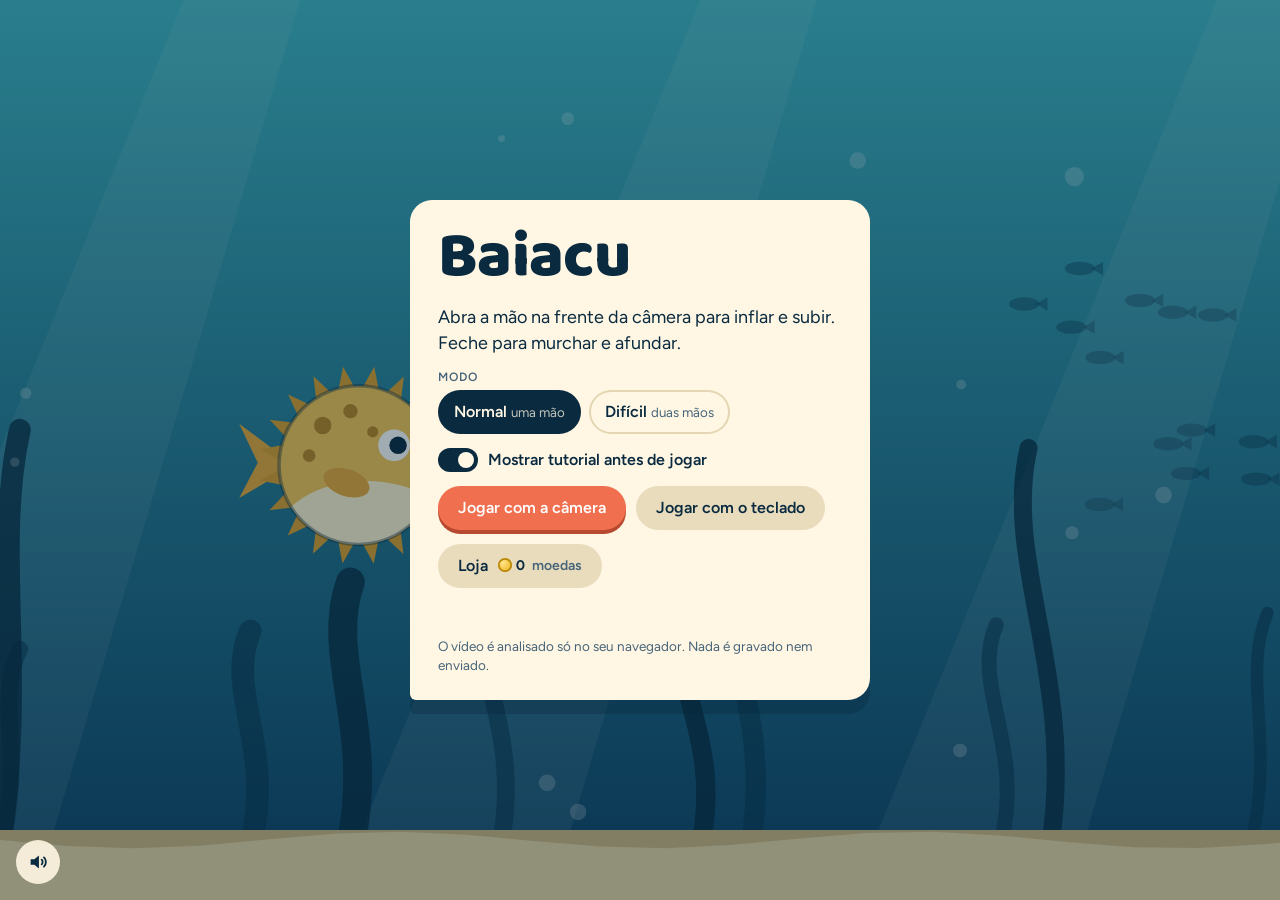
<file: index.html>
<!doctype html>
<html lang="pt-BR">
<head>
<meta charset="utf-8">
<meta name="viewport" content="width=device-width, initial-scale=1">
<title>Baiacu</title>
<link rel="preconnect" href="https://fonts.googleapis.com">
<link rel="stylesheet" href="https://fonts.googleapis.com/css2?family=Baloo+2:wght@600;800&family=Figtree:wght@400;600&display=swap">
<link rel="stylesheet" href="style.css">
</head>
<body>
<div id="stage">
  <canvas id="game" aria-label="Jogo Baiacu"></canvas>
ta 
  <button id="pauseBtn" hidden aria-label="Pausar">Pausar</button>

  <button id="soundBtn" aria-pressed="true" aria-label="Desligar o som">
    <svg viewBox="0 0 24 24" width="22" height="22" aria-hidden="true">
      <path d="M4 9h4l5-4v14l-5-4H4z" fill="currentColor"/>
      <g class="on" fill="none" stroke="currentColor" stroke-width="2" stroke-linecap="round">
        <path d="M16 9.5a3.5 3.5 0 0 1 0 5"/><path d="M18.5 7a7 7 0 0 1 0 10"/>
      </g>
      <g class="off" fill="none" stroke="currentColor" stroke-width="2" stroke-linecap="round">
        <path d="M16 9.5l5 5M21 9.5l-5 5"/>
      </g>
    </svg>
  </button>

  <div id="cam" hidden>
    <div id="camBox">
      <video id="video" playsinline muted></video>
      <canvas id="camOverlay" width="380" height="285"></canvas>
    </div>
    <div class="cam-info"><span>Abertura</span><div class="bar"><i id="camBar"></i></div><span id="camPct">0%</span></div>
    <div class="cam-info alt" id="camInfoY" hidden><span>Altura</span><div class="bar"><i id="camBarY"></i></div><span id="camPctY">0%</span></div>
  </div>

  <section id="tutorial" hidden aria-live="polite">
    <div id="tutGesture">
      <div id="tutStep" class="eyebrow">Passo 1 de 4</div>
      <h2 id="tutTitle">Mostre a mão para a câmera</h2>
      <p id="tutHint"></p>
      <p id="tutWarn" hidden>Não estou vendo a mão. Traga ela de volta para a frente da câmera.</p>
    </div>
    <div id="tutFinal" hidden>
      <div class="eyebrow">Pronto</div>
      <h2>Antes de mergulhar</h2>
      <ul>
        <li>Desvie dos corais. Nas <b>fendas estreitas</b> (rosa) o baiacu inflado não passa.</li>
        <li>Pegue as pérolas para ganhar pontos.</li>
        <li>Você tem 3 vidas.</li>
        <li id="tutHardTip" hidden>No modo difícil, novos perigos vão aparecendo conforme você avança.</li>
        <li id="tutPauseTip">Se a mão sair da câmera, o jogo pausa sozinho.</li>
      </ul>
    </div>
    <div class="bar" id="tutBarWrap"><i id="tutBar"></i></div>
    <div class="tut-foot">
      <button class="link" id="tutSkip">Pular tutorial</button>
      <button class="primary" id="tutGo" hidden>Começar</button>
    </div>
  </section>

  <section class="screen" id="screenStart">
    <div class="card">
      <h1>Baiacu</h1>
      <p class="lede" id="startLede">Abra a mão na frente da câmera para inflar e subir. Feche para murchar e afundar.</p>
      <fieldset class="pick">
        <legend>Modo</legend>
        <div class="pills">
          <label><input type="radio" name="modo" value="normal" checked><span>Normal <small>uma mão</small></span></label>
          <label><input type="radio" name="modo" value="dificil"><span>Difícil <small>duas mãos</small></span></label>
        </div>
      </fieldset>
      <fieldset class="pick" id="pickHand" hidden>
        <legend>Mão que controla a altura</legend>
        <div class="pills">
          <label><input type="radio" name="altura" value="esq"><span>Esquerda</span></label>
          <label><input type="radio" name="altura" value="dir" checked><span>Direita</span></label>
        </div>
        <p class="fine" id="pickHandNote"></p>
      </fieldset>
      <label class="switch">
        <input type="checkbox" id="tutToggle" role="switch" checked>
        <span class="track" aria-hidden="true"></span>
        <span>Mostrar tutorial antes de jogar</span>
      </label>
      <div class="row">
        <button class="primary" id="btnCam">Jogar com a câmera</button>
        <button id="btnKeys">Jogar com o teclado</button>
      </div>
      <p class="fine" id="hardKeysNote" hidden>O modo difícil é só com a câmera.</p>
      <button class="shop-open" id="btnShopStart">Loja <span class="wallet"><i class="coin" aria-hidden="true"></i><b id="startCoins">0</b> moedas</span></button>
      <p class="status" id="startStatus" role="status"></p>
      <p class="fine">O vídeo é analisado só no seu navegador. Nada é gravado nem enviado.</p>
    </div>
  </section>

  <section class="screen" id="screenPause" hidden>
    <div class="card">
      <h2 id="pauseTitle">Cadê a mão?</h2>
      <p id="pauseText">Mostre a mão para a câmera para continuar.</p>
      <div class="row">
        <button class="primary" id="btnResume">Continuar</button>
        <button id="btnToKeys">Trocar para o teclado</button>
        <button id="btnToCam" hidden>Trocar para a câmera</button>
      </div>
      <div class="mode-switch">
        <button class="link" id="btnRestart">Reiniciar partida</button>
        <button class="link" id="btnMenu">Voltar ao menu principal</button>
      </div>
      <p class="status" id="pauseStatus" role="status"></p>
    </div>
  </section>

  <section class="screen" id="screenOver" hidden>
    <div class="card">
      <h2>Fim de jogo</h2>
      <p class="badge" id="overRecord" hidden>Novo recorde!</p>
      <div class="score-line">
        <div><b id="overScore">0</b><span>Pontos</span></div>
        <div class="best"><b id="overBest">0</b><span>Recorde</span></div>
      </div>
      <dl class="earnings">
        <div><dt>Das pérolas</dt><dd><i class="coin" aria-hidden="true"></i><span id="overPearlCoins">+0</span></dd></div>
        <div><dt>Da pontuação</dt><dd><i class="coin" aria-hidden="true"></i><span id="overScoreCoins">+0</span></dd></div>
        <div class="total"><dt>Saldo</dt><dd><i class="coin" aria-hidden="true"></i><span id="overCoins">0</span></dd></div>
      </dl>
      <div class="row">
        <button class="primary" id="btnAgain">Jogar de novo</button>
        <button id="btnTutAgain">Rever tutorial</button>
        <button id="btnShopOver">Loja</button>
      </div>
      <div class="mode-switch">
        <button class="link" id="btnSwitchOver">Jogar com a câmera</button>
        <button class="link" id="btnModeOver">Modo normal: mudar</button>
        <p class="status" id="overStatus" role="status"></p>
      </div>
    </div>
  </section>

  <section class="screen" id="screenShop" hidden aria-labelledby="shopTitle">
    <div class="card shop">
      <div class="shop-head">
        <h2 id="shopTitle">Loja</h2>
        <span class="wallet" aria-live="polite"><i class="coin" aria-hidden="true"></i><b id="shopCoins">0</b> moedas</span>
      </div>
      <div class="shop-body">
        <canvas id="shopPreview" width="220" height="220" role="img" aria-label="Seu baiacu com o que está equipado"></canvas>
        <div class="shop-main">
          <div class="tabs" id="shopTabs" role="tablist" aria-label="Categorias">
            <button role="tab" id="tabCores" aria-selected="true" aria-controls="shopList">Cores</button>
            <button role="tab" id="tabRoupas" aria-selected="false" aria-controls="shopList" tabindex="-1">Roupas</button>
          </div>
          <div id="shopList" role="tabpanel" aria-label="Itens"></div>
        </div>
      </div>
      <div class="shop-foot">
        <span class="fine">Pérola: 1 moeda na hora. Fim de partida: 10 pontos viram 5 moedas.</span>
        <button id="shopBack">Voltar</button>
      </div>
    </div>
  </section>
</div>

<script src="audio.js"></script>
<script src="loja.js"></script>
<script src="game.js"></script>
</body>
</html>
</file>
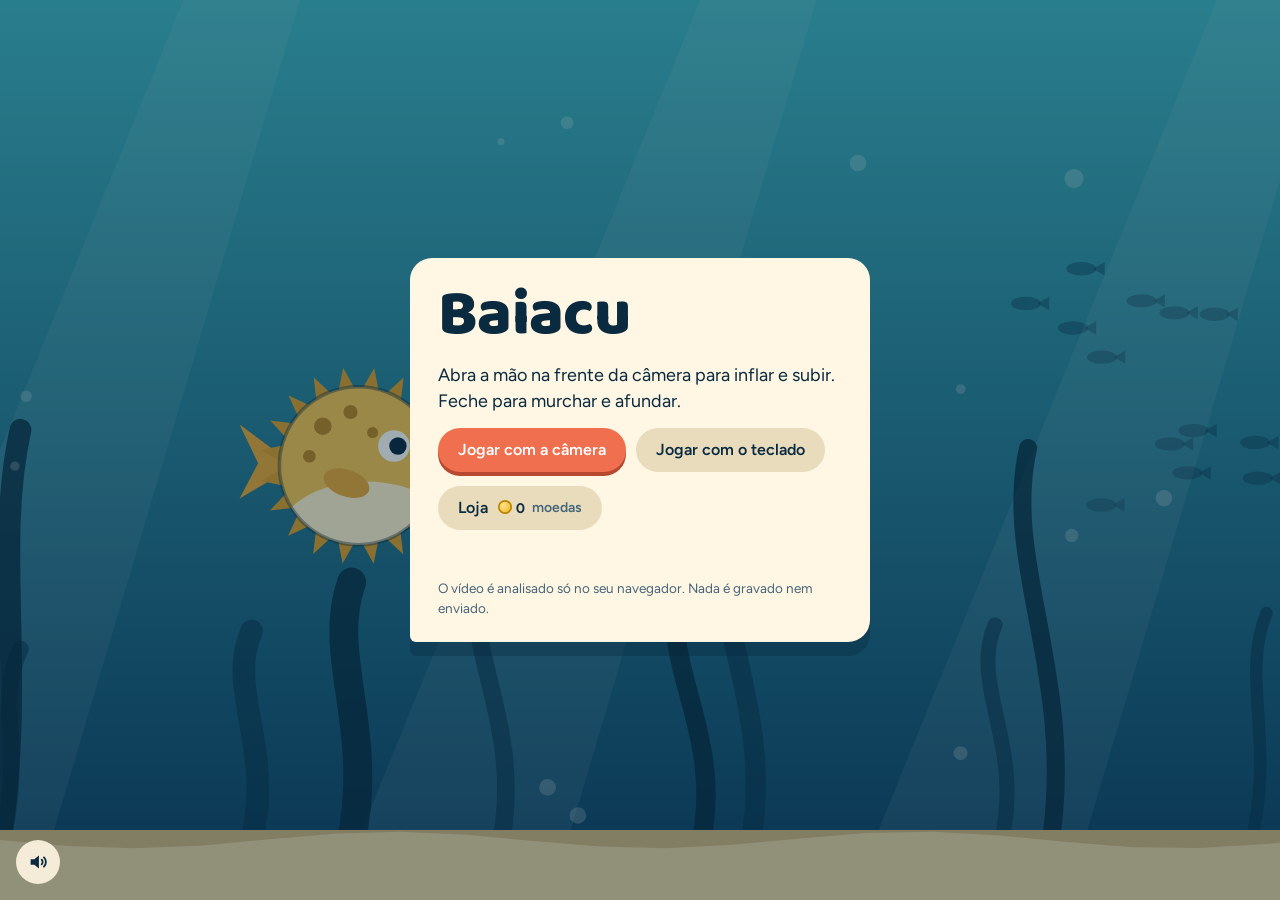
<file: baiacu/index.html>
<!doctype html>
<html lang="pt-BR">
<head>
<meta charset="utf-8">
<meta name="viewport" content="width=device-width, initial-scale=1">
<title>Baiacu</title>
<link rel="preconnect" href="https://fonts.googleapis.com">
<link rel="stylesheet" href="https://fonts.googleapis.com/css2?family=Baloo+2:wght@600;800&family=Figtree:wght@400;600&display=swap">
<link rel="stylesheet" href="style.css">
</head>
<body>
<div id="stage">
  <canvas id="game" aria-label="Jogo Baiacu"></canvas>

  <button id="pauseBtn" hidden aria-label="Pausar">Pausar</button>

  <button id="soundBtn" aria-pressed="true" aria-label="Desligar o som">
    <svg viewBox="0 0 24 24" width="22" height="22" aria-hidden="true">
      <path d="M4 9h4l5-4v14l-5-4H4z" fill="currentColor"/>
      <g class="on" fill="none" stroke="currentColor" stroke-width="2" stroke-linecap="round">
        <path d="M16 9.5a3.5 3.5 0 0 1 0 5"/><path d="M18.5 7a7 7 0 0 1 0 10"/>
      </g>
      <g class="off" fill="none" stroke="currentColor" stroke-width="2" stroke-linecap="round">
        <path d="M16 9.5l5 5M21 9.5l-5 5"/>
      </g>
    </svg>
  </button>

  <div id="cam" hidden>
    <div id="camBox">
      <video id="video" playsinline muted></video>
      <canvas id="camOverlay" width="380" height="285"></canvas>
    </div>
    <div id="camInfo"><span>Abertura</span><div class="bar"><i id="camBar"></i></div><span id="camPct">0%</span></div>
  </div>

  <section id="tutorial" hidden aria-live="polite">
    <div id="tutGesture">
      <div id="tutStep" class="eyebrow">Passo 1 de 4</div>
      <h2 id="tutTitle">Mostre a mão para a câmera</h2>
      <p id="tutHint"></p>
      <p id="tutWarn" hidden>Não estou vendo a mão. Traga ela de volta para a frente da câmera.</p>
    </div>
    <div id="tutFinal" hidden>
      <div class="eyebrow">Pronto</div>
      <h2>Antes de mergulhar</h2>
      <ul>
        <li>Desvie dos corais. Nas <b>fendas estreitas</b> (rosa) o baiacu inflado não passa.</li>
        <li>Pegue as pérolas para ganhar pontos.</li>
        <li>Você tem 3 vidas.</li>
        <li id="tutPauseTip">Se a mão sair da câmera, o jogo pausa sozinho.</li>
      </ul>
    </div>
    <div class="bar" id="tutBarWrap"><i id="tutBar"></i></div>
    <div class="tut-foot">
      <button class="link" id="tutSkip">Pular tutorial</button>
      <button class="primary" id="tutGo" hidden>Começar</button>
    </div>
  </section>

  <section class="screen" id="screenStart">
    <div class="card">
      <h1>Baiacu</h1>
      <p class="lede">Abra a mão na frente da câmera para inflar e subir. Feche para murchar e afundar.</p>
      <div class="row">
        <button class="primary" id="btnCam">Jogar com a câmera</button>
        <button id="btnKeys">Jogar com o teclado</button>
      </div>
      <button class="shop-open" id="btnShopStart">Loja <span class="wallet"><i class="coin" aria-hidden="true"></i><b id="startCoins">0</b> moedas</span></button>
      <p class="status" id="startStatus" role="status"></p>
      <p class="fine">O vídeo é analisado só no seu navegador. Nada é gravado nem enviado.</p>
    </div>
  </section>

  <section class="screen" id="screenPause" hidden>
    <div class="card">
      <h2 id="pauseTitle">Cadê a mão?</h2>
      <p id="pauseText">Mostre a mão para a câmera para continuar.</p>
      <div class="row">
        <button class="primary" id="btnResume">Continuar</button>
        <button id="btnToKeys">Trocar para o teclado</button>
      </div>
    </div>
  </section>

  <section class="screen" id="screenOver" hidden>
    <div class="card">
      <h2>Fim de jogo</h2>
      <p class="badge" id="overRecord" hidden>Novo recorde!</p>
      <div class="score-line">
        <div><b id="overScore">0</b><span>Pontos</span></div>
        <div class="best"><b id="overBest">0</b><span>Recorde</span></div>
      </div>
      <dl class="earnings">
        <div><dt>Das pérolas</dt><dd><i class="coin" aria-hidden="true"></i><span id="overPearlCoins">+0</span></dd></div>
        <div><dt>Da pontuação</dt><dd><i class="coin" aria-hidden="true"></i><span id="overScoreCoins">+0</span></dd></div>
        <div class="total"><dt>Saldo</dt><dd><i class="coin" aria-hidden="true"></i><span id="overCoins">0</span></dd></div>
      </dl>
      <div class="row">
        <button class="primary" id="btnAgain">Jogar de novo</button>
        <button id="btnTutAgain">Rever tutorial</button>
        <button id="btnShopOver">Loja</button>
      </div>
    </div>
  </section>

  <section class="screen" id="screenShop" hidden aria-labelledby="shopTitle">
    <div class="card shop">
      <div class="shop-head">
        <h2 id="shopTitle">Loja</h2>
        <span class="wallet" aria-live="polite"><i class="coin" aria-hidden="true"></i><b id="shopCoins">0</b> moedas</span>
      </div>
      <div class="shop-body">
        <canvas id="shopPreview" width="220" height="220" role="img" aria-label="Seu baiacu com o que está equipado"></canvas>
        <div class="shop-main">
          <div class="tabs" id="shopTabs" role="tablist" aria-label="Categorias">
            <button role="tab" id="tabCores" aria-selected="true" aria-controls="shopList">Cores</button>
            <button role="tab" id="tabRoupas" aria-selected="false" aria-controls="shopList" tabindex="-1">Roupas</button>
          </div>
          <div id="shopList" role="tabpanel" aria-label="Itens"></div>
        </div>
      </div>
      <div class="shop-foot">
        <span class="fine">Pérola: 1 moeda na hora. Fim de partida: 10 pontos viram 5 moedas.</span>
        <button id="shopBack">Voltar</button>
      </div>
    </div>
  </section>
</div>

<script src="audio.js"></script>
<script src="loja.js"></script>
<script src="game.js"></script>
</body>
</html>
</file>
<file: style.css>
/* Layout: o canvas ocupa a janela inteira; cartões de papel flutuam sobre a água. */
:root {
  color-scheme: dark;
  --agua-raso: #3fb6c2;
  --agua-fundo: #0c3f63;
  --areia: #e7d3a1;
  --papel: #fff7e3;
  --tinta: #0a2a40;
  --tinta-suave: #47657a;
  --coral: #ef6f4f;
  --baiacu: #f4c653;
  --foco: #ffe08a;
  --display: "Baloo 2", "Trebuchet MS", system-ui, sans-serif;
  --texto: "Figtree", "Segoe UI", system-ui, sans-serif;
}
* { box-sizing: border-box; }
html, body { height: 100%; margin: 0; }
body {
  background: var(--agua-fundo);
  color: var(--tinta);
  font-family: var(--texto);
  font-size: 16px;
  line-height: 1.45;
  overflow: hidden;
}
[hidden] { display: none !important; }

#stage {
  position: fixed; inset: 0;
  display: grid; place-items: center;
  background: linear-gradient(var(--agua-raso) 0 50%, #cdb67f 50% 100%);
  touch-action: none; user-select: none;
}
#game { display: block; }

/* ---------- cartões ---------- */
.screen {
  position: absolute; inset: 0;
  display: grid; place-items: center;
  padding: 16px;
  background: rgba(6, 34, 54, .38);
}
.card {
  width: min(460px, 100%);
  background: var(--papel);
  border-radius: 22px 22px 22px 6px;
  padding: 26px 28px 24px;
  box-shadow: 0 14px 0 rgba(6, 34, 54, .28);
  display: flex; flex-direction: column; gap: 14px;
}
.card h1, .card h2 {
  font-family: var(--display); font-weight: 800; line-height: 1;
  margin: 0; text-wrap: balance;
}
.card h1 { font-size: clamp(44px, 9vw, 64px); letter-spacing: -.01em; }
.card h2 { font-size: 32px; }
.card p { margin: 0; }
.lede { font-size: 18px; }
.fine { font-size: 13.5px; color: var(--tinta-suave); }
.status { font-size: 14.5px; font-weight: 600; color: #a13a1e; min-height: 1.45em; }
.status.ok { color: var(--tinta-suave); }
.row { display: flex; flex-wrap: wrap; gap: 10px; }
/* ---------- escolha do modo ---------- */
.pick { border: 0; margin: 0; padding: 0; display: flex; flex-direction: column; gap: 6px; min-width: 0; }
.pick legend { padding: 0; margin-bottom: 6px; font: 600 12px var(--texto); letter-spacing: .08em; text-transform: uppercase; color: var(--tinta-suave); }
.pills { display: flex; flex-wrap: wrap; gap: 8px; }
.pills label { position: relative; cursor: pointer; }
.pills input { position: absolute; opacity: 0; inset: 0; margin: 0; cursor: pointer; }
.pills span { display: inline-block; padding: 10px 16px; border-radius: 999px; font-weight: 600; box-shadow: inset 0 0 0 2px #e4d6b3; }
.pills small { font-weight: 400; color: var(--tinta-suave); }
.pills input:checked + span { background: var(--tinta); color: var(--papel); box-shadow: none; }
.pills input:checked + span small { color: rgba(255,247,227,.75); }
.pills input:focus-visible + span { outline: 3px solid var(--foco); outline-offset: 3px; }
.switch { position: relative; display: inline-flex; align-items: center; gap: 10px; cursor: pointer; font-weight: 600; align-self: flex-start; }
.switch input { position: absolute; opacity: 0; inset: 0; margin: 0; cursor: pointer; }
.switch .track { flex: none; position: relative; width: 40px; height: 24px; border-radius: 999px; box-shadow: inset 0 0 0 2px #e4d6b3; transition: background .15s; }
.switch .track::after { content: ''; position: absolute; top: 4px; left: 4px; width: 16px; height: 16px; border-radius: 50%; background: #e4d6b3; transition: transform .15s, background .15s; }
.switch input:checked + .track { background: var(--tinta); box-shadow: none; }
.switch input:checked + .track::after { transform: translateX(16px); background: var(--papel); }
.switch input:focus-visible + .track { outline: 3px solid var(--foco); outline-offset: 3px; }
.mode-switch { display: flex; flex-wrap: wrap; align-items: center; gap: 4px 12px; margin-top: -6px; }
#pauseStatus:empty, #overStatus:empty { display: none; }

button {
  font: 600 16px/1 var(--texto);
  border: 0; border-radius: 999px;
  padding: 14px 20px; cursor: pointer;
  color: var(--tinta); background: #e9dcbd;
}
button.primary { background: var(--coral); color: #fff; box-shadow: 0 4px 0 #b6492f; }
button.primary:active { transform: translateY(2px); box-shadow: 0 2px 0 #b6492f; }
button.link { background: none; padding: 6px 2px; text-decoration: underline; color: var(--tinta-suave); }
button:disabled { opacity: .55; cursor: progress; }
button:focus-visible { outline: 3px solid var(--foco); outline-offset: 3px; }

.score-line { display: flex; gap: 28px; font-family: var(--display); }
.score-line div { display: flex; flex-direction: column; }
.score-line b { font-size: 46px; line-height: 1; font-weight: 800; font-variant-numeric: tabular-nums; }
.score-line span { font: 600 12px var(--texto); letter-spacing: .08em; text-transform: uppercase; color: var(--tinta-suave); }
#screenOver.record .best b { color: var(--coral); }
.badge {
  align-self: flex-start;
  font: 800 15px/1 var(--display); letter-spacing: .02em;
  padding: 7px 12px 5px; border-radius: 99px;
  background: var(--baiacu); color: var(--tinta);
}

/* ---------- tutorial ---------- */
#tutorial {
  position: absolute; right: 16px; top: 16px;
  width: min(400px, calc(100% - 32px));
  background: var(--papel);
  border-radius: 18px 18px 18px 6px;
  padding: 16px 20px 16px;
  box-shadow: 0 8px 0 rgba(6, 34, 54, .25);
  display: flex; flex-direction: column; gap: 8px;
}
.eyebrow { font: 600 12px var(--texto); letter-spacing: .08em; text-transform: uppercase; color: var(--tinta-suave); }
#tutorial h2 { font: 800 26px/1.05 var(--display); margin: 2px 0 6px; }
#tutWarn { margin: 0; font-weight: 600; color: #a13a1e; }
#tutHint { margin: 0; }
.bar { height: 10px; border-radius: 99px; background: #e4d6b3; overflow: hidden; }
.bar i { display: block; height: 100%; width: 0; background: var(--coral); border-radius: 99px; }
#tutFinal ul { margin: 0; padding-left: 20px; display: flex; flex-direction: column; gap: 4px; }
.tut-foot { display: flex; justify-content: space-between; align-items: center; gap: 10px; }

/* ---------- câmera ---------- */
#cam {
  position: absolute; right: 16px; bottom: 16px;
  width: clamp(120px, 20vw, 190px);
  display: flex; flex-direction: column; gap: 6px;
  pointer-events: none; z-index: 5;   /* fica acima das telas, para a pessoa se ver ao voltar com a mão */
}
#camBox {
  position: relative; aspect-ratio: 4 / 3;
  border-radius: 14px; overflow: hidden;
  border: 3px solid var(--papel); background: #06263a;
}
#camBox.lost { border-color: var(--coral); }
#video, #camOverlay {
  position: absolute; inset: 0; width: 100%; height: 100%;
  object-fit: cover; transform: scaleX(-1);
}
#cam .cam-info {
  display: flex; align-items: center; gap: 8px;
  font: 600 12px var(--texto); color: var(--papel);
  background: rgba(6, 34, 54, .78); border-radius: 99px; padding: 5px 10px;
}
#cam .cam-info .bar { flex: 1; height: 8px; background: rgba(255,247,227,.3); }
#cam .cam-info .bar i { background: var(--baiacu); }
#cam .cam-info.alt .bar i { background: #7fd6ff; }   /* mesma cor do esqueleto da mão da altura */
#camPct, #camPctY { min-width: 4ch; text-align: right; font-variant-numeric: tabular-nums; }

#pauseBtn {
  position: absolute; right: 16px; top: 16px;
  padding: 10px 14px; background: rgba(255,247,227,.9);
}
/* ---------- moedas ---------- */
.coin {
  display: inline-block; width: 1em; height: 1em; border-radius: 50%;
  vertical-align: -.14em; margin-right: .3em;
  background: radial-gradient(circle at 35% 35%, #ffe58a, #f5c542 55%, #d9a425);
  box-shadow: inset 0 0 0 .12em #b8860b;
}
.wallet { font-weight: 600; color: var(--tinta-suave); white-space: nowrap; }
.wallet b { color: var(--tinta); font-variant-numeric: tabular-nums; margin-right: .25em; }
.shop-open { align-self: flex-start; display: inline-flex; gap: 10px; align-items: center; }
.shop-open .wallet { font-size: 14px; }

.earnings { display: flex; flex-wrap: wrap; gap: 6px 22px; margin: 0; padding: 12px 14px; border-radius: 14px; background: #f3e8cc; }
.earnings div { display: flex; flex-direction: column; }
.earnings dt { font: 600 12px var(--texto); letter-spacing: .06em; text-transform: uppercase; color: var(--tinta-suave); }
.earnings dd { margin: 0; font: 800 22px/1.2 var(--display); font-variant-numeric: tabular-nums; }
.earnings .total { margin-left: auto; }

/* ---------- loja ---------- */
.card.shop {
  width: min(780px, 100%);
  max-height: calc(100vh - 32px); max-height: calc(100dvh - 32px);
  padding: 20px 22px; gap: 12px;
}
.shop-head { display: flex; align-items: baseline; justify-content: space-between; gap: 12px; flex-wrap: wrap; }
.shop-body { display: flex; gap: 18px; min-height: 0; flex: 1; }
#shopPreview {
  flex: none; width: 110px; height: 110px; align-self: flex-start;
  border-radius: 18px; background: linear-gradient(var(--agua-raso), var(--agua-fundo));
}
.shop-main { display: flex; flex-direction: column; gap: 10px; min-width: 0; min-height: 0; flex: 1; }
.tabs { display: flex; gap: 6px; }
.tabs [role="tab"] { padding: 10px 16px; background: transparent; box-shadow: inset 0 0 0 2px #e4d6b3; }
.tabs [aria-selected="true"] { background: var(--tinta); color: var(--papel); box-shadow: none; }
#shopList { overflow-y: auto; min-height: 0; flex: 1; padding: 2px 4px 4px 2px; }
#shopList h3 { font: 800 18px var(--display); margin: 8px 0 6px; }
#shopList h3:first-child { margin-top: 0; }
.grid { display: grid; grid-template-columns: repeat(auto-fill, minmax(210px, 1fr)); gap: 10px; }
.item {
  display: grid; grid-template-columns: 72px 1fr; grid-template-rows: auto auto; gap: 4px 10px;
  align-items: center; padding: 8px 10px 10px 8px; border-radius: 14px;
  background: #f3e8cc;
}
.item.is-on { background: #fde9a6; box-shadow: inset 0 0 0 2px var(--baiacu); }
.thumb { grid-row: 1 / 3; width: 72px; height: 72px; border-radius: 12px; background: linear-gradient(var(--agua-raso), var(--agua-fundo)); }
.item-info { display: flex; flex-direction: column; gap: 2px; min-width: 0; }
.item-info b { font-size: 14.5px; line-height: 1.2; }
.price { font-size: 14px; font-weight: 600; font-variant-numeric: tabular-nums; }
.tag { font: 600 11px var(--texto); letter-spacing: .06em; text-transform: uppercase; color: #8a5d00; }
.buy { padding: 8px 12px; font-size: 14px; }
.buy.comprar { background: var(--coral); color: #fff; }
.buy.equipar { background: var(--tinta); color: var(--papel); }
.buy.tirar { background: transparent; box-shadow: inset 0 0 0 2px var(--tinta-suave); }
.buy:disabled { cursor: not-allowed; opacity: 1; }
.buy.falta { background: #e9dcbd; color: #7d6a45; }
.buy.equipado { background: transparent; color: #8a5d00; }
.shop-foot { display: flex; align-items: center; justify-content: space-between; gap: 12px; flex-wrap: wrap; }
@media (max-width: 560px) {
  .shop-body { flex-direction: column; }
  #shopPreview { align-self: center; width: 90px; height: 90px; }
}

/* Botão de som: sempre visível, acima das telas. */
#soundBtn {
  position: absolute; left: 16px; bottom: 16px; z-index: 6;
  width: 44px; height: 44px; padding: 0;
  display: grid; place-items: center;
  background: rgba(255,247,227,.9); color: var(--tinta);
}
#soundBtn[aria-pressed="true"] .off,
#soundBtn[aria-pressed="false"] .on { display: none; }
#soundBtn[aria-pressed="false"] { background: rgba(255,247,227,.6); }

@media (prefers-reduced-motion: reduce) { * { animation: none !important; transition: none !important; } }
</file>
<file: baiacu/style.css>
/* Layout: o canvas ocupa a janela inteira; cartões de papel flutuam sobre a água. */
:root {
  color-scheme: dark;
  --agua-raso: #3fb6c2;
  --agua-fundo: #0c3f63;
  --areia: #e7d3a1;
  --papel: #fff7e3;
  --tinta: #0a2a40;
  --tinta-suave: #47657a;
  --coral: #ef6f4f;
  --baiacu: #f4c653;
  --foco: #ffe08a;
  --display: "Baloo 2", "Trebuchet MS", system-ui, sans-serif;
  --texto: "Figtree", "Segoe UI", system-ui, sans-serif;
}
* { box-sizing: border-box; }
html, body { height: 100%; margin: 0; }
body {
  background: var(--agua-fundo);
  color: var(--tinta);
  font-family: var(--texto);
  font-size: 16px;
  line-height: 1.45;
  overflow: hidden;
}
[hidden] { display: none !important; }

#stage {
  position: fixed; inset: 0;
  display: grid; place-items: center;
  background: linear-gradient(var(--agua-raso) 0 50%, #cdb67f 50% 100%);
  touch-action: none; user-select: none;
}
#game { display: block; }

/* ---------- cartões ---------- */
.screen {
  position: absolute; inset: 0;
  display: grid; place-items: center;
  padding: 16px;
  background: rgba(6, 34, 54, .38);
}
.card {
  width: min(460px, 100%);
  background: var(--papel);
  border-radius: 22px 22px 22px 6px;
  padding: 26px 28px 24px;
  box-shadow: 0 14px 0 rgba(6, 34, 54, .28);
  display: flex; flex-direction: column; gap: 14px;
}
.card h1, .card h2 {
  font-family: var(--display); font-weight: 800; line-height: 1;
  margin: 0; text-wrap: balance;
}
.card h1 { font-size: clamp(44px, 9vw, 64px); letter-spacing: -.01em; }
.card h2 { font-size: 32px; }
.card p { margin: 0; }
.lede { font-size: 18px; }
.fine { font-size: 13.5px; color: var(--tinta-suave); }
.status { font-size: 14.5px; font-weight: 600; color: #a13a1e; min-height: 1.45em; }
.status.ok { color: var(--tinta-suave); }
.row { display: flex; flex-wrap: wrap; gap: 10px; }

button {
  font: 600 16px/1 var(--texto);
  border: 0; border-radius: 999px;
  padding: 14px 20px; cursor: pointer;
  color: var(--tinta); background: #e9dcbd;
}
button.primary { background: var(--coral); color: #fff; box-shadow: 0 4px 0 #b6492f; }
button.primary:active { transform: translateY(2px); box-shadow: 0 2px 0 #b6492f; }
button.link { background: none; padding: 6px 2px; text-decoration: underline; color: var(--tinta-suave); }
button:disabled { opacity: .55; cursor: progress; }
button:focus-visible { outline: 3px solid var(--foco); outline-offset: 3px; }

.score-line { display: flex; gap: 28px; font-family: var(--display); }
.score-line div { display: flex; flex-direction: column; }
.score-line b { font-size: 46px; line-height: 1; font-weight: 800; font-variant-numeric: tabular-nums; }
.score-line span { font: 600 12px var(--texto); letter-spacing: .08em; text-transform: uppercase; color: var(--tinta-suave); }
#screenOver.record .best b { color: var(--coral); }
.badge {
  align-self: flex-start;
  font: 800 15px/1 var(--display); letter-spacing: .02em;
  padding: 7px 12px 5px; border-radius: 99px;
  background: var(--baiacu); color: var(--tinta);
}

/* ---------- tutorial ---------- */
#tutorial {
  position: absolute; right: 16px; top: 16px;
  width: min(400px, calc(100% - 32px));
  background: var(--papel);
  border-radius: 18px 18px 18px 6px;
  padding: 16px 20px 16px;
  box-shadow: 0 8px 0 rgba(6, 34, 54, .25);
  display: flex; flex-direction: column; gap: 8px;
}
.eyebrow { font: 600 12px var(--texto); letter-spacing: .08em; text-transform: uppercase; color: var(--tinta-suave); }
#tutorial h2 { font: 800 26px/1.05 var(--display); margin: 2px 0 6px; }
#tutWarn { margin: 0; font-weight: 600; color: #a13a1e; }
#tutHint { margin: 0; }
.bar { height: 10px; border-radius: 99px; background: #e4d6b3; overflow: hidden; }
.bar i { display: block; height: 100%; width: 0; background: var(--coral); border-radius: 99px; }
#tutFinal ul { margin: 0; padding-left: 20px; display: flex; flex-direction: column; gap: 4px; }
.tut-foot { display: flex; justify-content: space-between; align-items: center; gap: 10px; }

/* ---------- câmera ---------- */
#cam {
  position: absolute; right: 16px; bottom: 16px;
  width: clamp(120px, 20vw, 190px);
  display: flex; flex-direction: column; gap: 6px;
  pointer-events: none; z-index: 5;   /* fica acima das telas, para a pessoa se ver ao voltar com a mão */
}
#camBox {
  position: relative; aspect-ratio: 4 / 3;
  border-radius: 14px; overflow: hidden;
  border: 3px solid var(--papel); background: #06263a;
}
#camBox.lost { border-color: var(--coral); }
#video, #camOverlay {
  position: absolute; inset: 0; width: 100%; height: 100%;
  object-fit: cover; transform: scaleX(-1);
}
#camInfo {
  display: flex; align-items: center; gap: 8px;
  font: 600 12px var(--texto); color: var(--papel);
  background: rgba(6, 34, 54, .78); border-radius: 99px; padding: 5px 10px;
}
#camInfo .bar { flex: 1; height: 8px; background: rgba(255,247,227,.3); }
#camInfo .bar i { background: var(--baiacu); }
#camPct { min-width: 4ch; text-align: right; font-variant-numeric: tabular-nums; }

#pauseBtn {
  position: absolute; right: 16px; top: 16px;
  padding: 10px 14px; background: rgba(255,247,227,.9);
}
/* ---------- moedas ---------- */
.coin {
  display: inline-block; width: 1em; height: 1em; border-radius: 50%;
  vertical-align: -.14em; margin-right: .3em;
  background: radial-gradient(circle at 35% 35%, #ffe58a, #f5c542 55%, #d9a425);
  box-shadow: inset 0 0 0 .12em #b8860b;
}
.wallet { font-weight: 600; color: var(--tinta-suave); white-space: nowrap; }
.wallet b { color: var(--tinta); font-variant-numeric: tabular-nums; margin-right: .25em; }
.shop-open { align-self: flex-start; display: inline-flex; gap: 10px; align-items: center; }
.shop-open .wallet { font-size: 14px; }

.earnings { display: flex; flex-wrap: wrap; gap: 6px 22px; margin: 0; padding: 12px 14px; border-radius: 14px; background: #f3e8cc; }
.earnings div { display: flex; flex-direction: column; }
.earnings dt { font: 600 12px var(--texto); letter-spacing: .06em; text-transform: uppercase; color: var(--tinta-suave); }
.earnings dd { margin: 0; font: 800 22px/1.2 var(--display); font-variant-numeric: tabular-nums; }
.earnings .total { margin-left: auto; }

/* ---------- loja ---------- */
.card.shop {
  width: min(780px, 100%);
  max-height: calc(100vh - 32px); max-height: calc(100dvh - 32px);
  padding: 20px 22px; gap: 12px;
}
.shop-head { display: flex; align-items: baseline; justify-content: space-between; gap: 12px; flex-wrap: wrap; }
.shop-body { display: flex; gap: 18px; min-height: 0; flex: 1; }
#shopPreview {
  flex: none; width: 110px; height: 110px; align-self: flex-start;
  border-radius: 18px; background: linear-gradient(var(--agua-raso), var(--agua-fundo));
}
.shop-main { display: flex; flex-direction: column; gap: 10px; min-width: 0; min-height: 0; flex: 1; }
.tabs { display: flex; gap: 6px; }
.tabs [role="tab"] { padding: 10px 16px; background: transparent; box-shadow: inset 0 0 0 2px #e4d6b3; }
.tabs [aria-selected="true"] { background: var(--tinta); color: var(--papel); box-shadow: none; }
#shopList { overflow-y: auto; min-height: 0; flex: 1; padding: 2px 4px 4px 2px; }
#shopList h3 { font: 800 18px var(--display); margin: 8px 0 6px; }
#shopList h3:first-child { margin-top: 0; }
.grid { display: grid; grid-template-columns: repeat(auto-fill, minmax(210px, 1fr)); gap: 10px; }
.item {
  display: grid; grid-template-columns: 72px 1fr; grid-template-rows: auto auto; gap: 4px 10px;
  align-items: center; padding: 8px 10px 10px 8px; border-radius: 14px;
  background: #f3e8cc;
}
.item.is-on { background: #fde9a6; box-shadow: inset 0 0 0 2px var(--baiacu); }
.thumb { grid-row: 1 / 3; width: 72px; height: 72px; border-radius: 12px; background: linear-gradient(var(--agua-raso), var(--agua-fundo)); }
.item-info { display: flex; flex-direction: column; gap: 2px; min-width: 0; }
.item-info b { font-size: 14.5px; line-height: 1.2; }
.price { font-size: 14px; font-weight: 600; font-variant-numeric: tabular-nums; }
.tag { font: 600 11px var(--texto); letter-spacing: .06em; text-transform: uppercase; color: #8a5d00; }
.buy { padding: 8px 12px; font-size: 14px; }
.buy.comprar { background: var(--coral); color: #fff; }
.buy.equipar { background: var(--tinta); color: var(--papel); }
.buy.tirar { background: transparent; box-shadow: inset 0 0 0 2px var(--tinta-suave); }
.buy:disabled { cursor: not-allowed; opacity: 1; }
.buy.falta { background: #e9dcbd; color: #7d6a45; }
.buy.equipado { background: transparent; color: #8a5d00; }
.shop-foot { display: flex; align-items: center; justify-content: space-between; gap: 12px; flex-wrap: wrap; }
@media (max-width: 560px) {
  .shop-body { flex-direction: column; }
  #shopPreview { align-self: center; width: 90px; height: 90px; }
}

/* Botão de som: sempre visível, acima das telas. */
#soundBtn {
  position: absolute; left: 16px; bottom: 16px; z-index: 6;
  width: 44px; height: 44px; padding: 0;
  display: grid; place-items: center;
  background: rgba(255,247,227,.9); color: var(--tinta);
}
#soundBtn[aria-pressed="true"] .off,
#soundBtn[aria-pressed="false"] .on { display: none; }
#soundBtn[aria-pressed="false"] { background: rgba(255,247,227,.6); }

@media (prefers-reduced-motion: reduce) { * { animation: none !important; transition: none !important; } }
</file>
